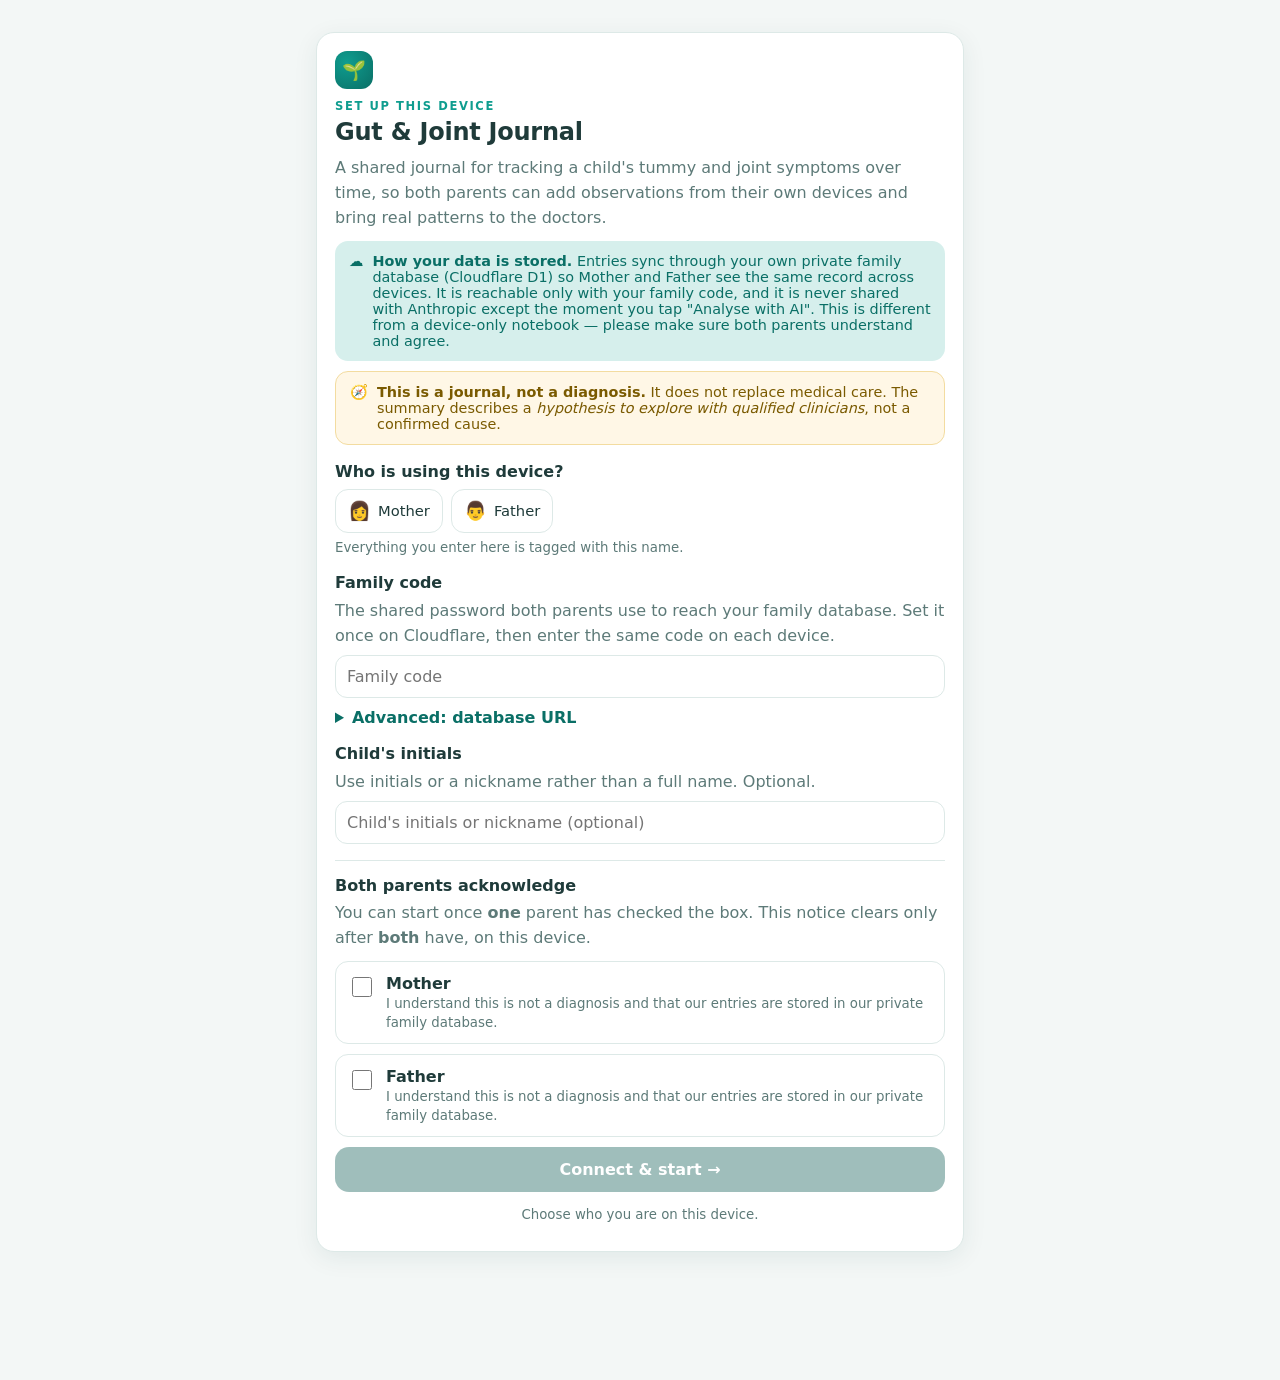
<file: index.html>
<!DOCTYPE html>
<html lang="en">
<head>
<meta charset="UTF-8">
<meta name="viewport" content="width=device-width, initial-scale=1.0, viewport-fit=cover">
<title>Gut &amp; Joint Journal</title>
<style>
/* ---- Palette: calm seafoam + warm coral, deliberately non-clinical ---- */
  :root{
    --bg:#f3f7f6; --ink:#1f3b3a; --muted:#5d7a78;
    --paper:#ffffff; --line:#dde9e7;
    --teal:#0f9d8f; --teal-soft:#d6efec; --teal-deep:#0a6f66;
    --coral:#f08a5d; --coral-soft:#fbe2d5;
    --sun:#f4c95d; --plum:#7a5c8e; --sky:#5aa9e6;
    --good:#2f9e6f; --warn:#e3a008; --bad:#d9534f;
    --radius:18px; --shadow:0 6px 24px rgba(15,61,58,.08);
    --font:"Segoe UI",system-ui,-apple-system,"Helvetica Neue",Arial,sans-serif;
  }
  *{box-sizing:border-box}
  html,body{margin:0;padding:0;background:var(--bg);color:var(--ink);font-family:var(--font);-webkit-text-size-adjust:100%}
  body{padding-bottom:96px}
  h1,h2,h3{margin:0 0 .4em;line-height:1.15}
  h1{font-size:1.5rem;letter-spacing:-.01em}
  h2{font-size:1.18rem}
  h3{font-size:1rem}
  p{line-height:1.55;margin:.4em 0}
  small{color:var(--muted)}
  a{color:var(--teal-deep)}
  .wrap{max-width:680px;margin:0 auto;padding:18px 16px}
  .card{background:var(--paper);border:1px solid var(--line);border-radius:var(--radius);padding:18px;margin:14px 0;box-shadow:var(--shadow)}
  .card.tight{padding:14px}
  .eyebrow{font-size:.72rem;text-transform:uppercase;letter-spacing:.14em;color:var(--teal);font-weight:700;margin-bottom:6px}
  .muted{color:var(--muted)}
  .pill{display:inline-block;background:var(--teal-soft);color:var(--teal-deep);border-radius:999px;padding:3px 11px;font-size:.78rem;font-weight:600}
  .row{display:flex;gap:10px;flex-wrap:wrap;align-items:center}
  .spread{display:flex;justify-content:space-between;align-items:center;gap:10px}
  hr{border:none;border-top:1px solid var(--line);margin:16px 0}

  /* header */
  header.app{position:sticky;top:0;z-index:30;background:linear-gradient(180deg,#ffffff,#ffffffee);backdrop-filter:blur(8px);border-bottom:1px solid var(--line)}
  header.app .wrap{padding:12px 16px;display:flex;align-items:center;gap:10px}
  .logo{width:38px;height:38px;border-radius:12px;background:radial-gradient(circle at 30% 30%,var(--teal),var(--teal-deep));display:grid;place-items:center;color:#fff;font-size:1.2rem;flex:0 0 auto}
  .title-block strong{display:block;font-size:1.02rem}
  .title-block small{font-size:.74rem}

  /* bottom nav */
  nav.tabs{position:fixed;bottom:0;left:0;right:0;z-index:40;background:#fff;border-top:1px solid var(--line);display:flex;padding:6px max(6px,env(safe-area-inset-left)) calc(6px + env(safe-area-inset-bottom))}
  nav.tabs button{flex:1;border:none;background:none;padding:8px 2px;font-family:var(--font);color:var(--muted);font-size:.66rem;display:flex;flex-direction:column;align-items:center;gap:3px;cursor:pointer;border-radius:12px}
  nav.tabs button .ic{font-size:1.25rem;line-height:1}
  nav.tabs button.active{color:var(--teal-deep);font-weight:700;background:var(--teal-soft)}

  /* buttons */
  .btn{display:inline-flex;align-items:center;gap:8px;justify-content:center;border:none;border-radius:14px;padding:13px 18px;font-family:var(--font);font-size:1rem;font-weight:700;cursor:pointer;background:var(--teal);color:#fff;transition:transform .05s ease,filter .15s}
  .btn:active{transform:translateY(1px)}
  .btn.block{width:100%}
  .btn.ghost{background:#fff;color:var(--teal-deep);border:1.5px solid var(--teal)}
  .btn.coral{background:var(--coral)}
  .btn.danger{background:var(--bad)}
  .btn.small{padding:8px 13px;font-size:.85rem;border-radius:11px}
  .btn:disabled{filter:grayscale(.6);opacity:.55;cursor:not-allowed}

  /* option chips */
  .opts{display:flex;flex-wrap:wrap;gap:8px;margin:8px 0 4px}
  .opt{border:1.5px solid var(--line);background:#fff;border-radius:13px;padding:10px 12px;font-size:.92rem;cursor:pointer;display:flex;align-items:center;gap:7px;font-family:var(--font);color:var(--ink);transition:all .12s;min-height:44px}
  .opt .em{font-size:1.15rem}
  .opt.sel{border-color:var(--teal);background:var(--teal-soft);color:var(--teal-deep);font-weight:700;box-shadow:0 0 0 2px var(--teal-soft)}
  .opt.kid{font-size:1rem;padding:12px 14px}
  .opt.kid .em{font-size:1.6rem}

  .field{margin:16px 0}
  .field .label{font-weight:700;font-size:.95rem;display:flex;align-items:center;gap:7px;flex-wrap:wrap}
  .field .scalename{font-size:.72rem;color:var(--muted);font-weight:600}
  .reflink{font-size:.72rem;color:var(--teal-deep);text-decoration:none;border-bottom:1px dotted var(--teal);padding-bottom:1px}

  /* slider */
  .slider-wrap{margin-top:10px}
  input[type=range]{width:100%;accent-color:var(--coral);height:34px}
  .pain-readout{display:flex;align-items:center;justify-content:center;gap:12px;margin:6px 0}
  .pain-face{font-size:2.6rem}
  .pain-num{font-size:2rem;font-weight:800}
  textarea,input[type=text],input[type=date],input[type=password]{width:100%;border:1.5px solid var(--line);border-radius:12px;padding:11px;font-family:var(--font);font-size:1rem;background:#fff;color:var(--ink)}
  textarea{min-height:90px;resize:vertical}

  label.check{display:flex;gap:11px;align-items:flex-start;padding:12px;border:1.5px solid var(--line);border-radius:13px;cursor:pointer;margin:10px 0}
  label.check input{margin-top:3px;width:20px;height:20px;accent-color:var(--teal);flex:0 0 auto}
  label.check.done{border-color:var(--good);background:#effaf3}

  .banner{border-radius:13px;padding:12px 14px;font-size:.9rem;margin:10px 0;display:flex;gap:9px;align-items:flex-start}
  .banner.info{background:var(--teal-soft);color:var(--teal-deep)}
  .banner.note{background:#fff7e6;color:#7a5a00;border:1px solid #f3dca0}
  .banner.lock{background:#f1f4f3;color:var(--muted);border:1px dashed var(--line)}

  .stat-grid{display:grid;grid-template-columns:1fr 1fr;gap:10px}
  .stat{background:#fff;border:1px solid var(--line);border-radius:14px;padding:12px}
  .stat .big{font-size:1.7rem;font-weight:800;line-height:1}
  .stat .lab{font-size:.74rem;color:var(--muted);margin-top:4px}

  .insight{border-left:4px solid var(--teal);background:#fff;border:1px solid var(--line);border-left-width:4px;border-radius:10px;padding:11px 13px;margin:9px 0;font-size:.9rem}
  .insight.warn{border-left-color:var(--warn)}
  .insight.bad{border-left-color:var(--bad)}
  .insight.good{border-left-color:var(--good)}

  .bar-row{display:flex;align-items:center;gap:8px;margin:5px 0;font-size:.8rem}
  .bar-row .lab{width:84px;flex:0 0 auto;color:var(--muted)}
  .bar-track{flex:1;background:#eef3f2;border-radius:8px;height:16px;overflow:hidden}
  .bar-fill{height:100%;background:var(--teal);border-radius:8px}

  .hide{display:none!important}
  .center{text-align:center}
  .saved-flash{position:fixed;left:50%;bottom:108px;transform:translateX(-50%);background:var(--ink);color:#fff;padding:11px 20px;border-radius:999px;font-weight:700;font-size:.9rem;opacity:0;transition:opacity .25s;z-index:60;pointer-events:none}
  .saved-flash.show{opacity:1}
  .seg{display:flex;border:1.5px solid var(--line);border-radius:12px;overflow:hidden}
  .seg button{flex:1;border:none;background:#fff;padding:9px;font-family:var(--font);font-weight:700;color:var(--muted);cursor:pointer;font-size:.85rem}
  .seg button.active{background:var(--teal);color:#fff}
  .kidwrap{background:linear-gradient(160deg,#fff,#fef6f1)}
  .footnote{font-size:.72rem;color:var(--muted);margin-top:18px;line-height:1.5}
  .entry-chip{display:inline-flex;gap:5px;align-items:center;background:#f1f4f3;border-radius:8px;padding:4px 9px;font-size:.78rem;margin:3px 4px 0 0}

/* ---- v2 additions: flow nav, completion, multiselect, time ---- */
.flowbar{display:flex;gap:10px;margin-top:16px}
.flowbar .btn{flex:1}
.timeseg{display:flex;border:1.5px solid var(--line);border-radius:12px;overflow:hidden;margin-top:4px}
.timeseg button{flex:1;border:none;background:#fff;padding:11px 6px;font-family:var(--font);font-weight:700;color:var(--muted);cursor:pointer;font-size:.9rem;display:flex;flex-direction:column;align-items:center;gap:2px}
.timeseg button .em{font-size:1.15rem}
.timeseg button.active{background:var(--teal);color:#fff}
.subfield{margin-top:10px;padding-left:4px;border-left:3px solid var(--teal-soft)}
.ro-note{background:#eef6f5;border:1px solid var(--line);border-radius:11px;padding:10px 12px;font-size:.88rem;color:var(--teal-deep)}
#doneScreen{position:fixed;inset:0;z-index:80;background:linear-gradient(160deg,#0f9d8f,#0a6f66);color:#fff;display:flex;flex-direction:column;align-items:center;justify-content:center;text-align:center;padding:30px}
#doneScreen.hide{display:none}
#doneScreen .checkring{width:120px;height:120px;border-radius:50%;background:rgba(255,255,255,.16);display:grid;place-items:center;font-size:4rem;margin-bottom:18px;animation:pop .4s ease}
@keyframes pop{0%{transform:scale(.5);opacity:0}70%{transform:scale(1.1)}100%{transform:scale(1);opacity:1}}
#doneScreen h1{color:#fff;font-size:1.8rem}
#doneScreen p{color:#eafaf7;max-width:320px}
#doneScreen .btn{background:#fff;color:var(--teal-deep);margin-top:18px}
.msrow{display:flex;flex-wrap:wrap;gap:8px;margin-top:6px}

</style>
</head>
<body>
<div id="gate" class="wrap">
  <div class="card">
    <div class="logo" style="margin-bottom:10px">🌱</div>
    <div class="eyebrow">Set up this device</div>
    <h1>Gut &amp; Joint Journal</h1>
    <p class="muted">A shared journal for tracking a child's tummy and joint symptoms over time, so both parents can add observations from their own devices and bring real patterns to the doctors.</p>

    <div class="banner info">
      <span>☁️</span>
      <div><strong>How your data is stored.</strong> Entries sync through your own private family database (Cloudflare D1) so Mother and Father see the same record across devices. It is reachable only with your family code, and it is never shared with Anthropic except the moment you tap "Analyse with AI". This is different from a device-only notebook — please make sure both parents understand and agree.</div>
    </div>

    <div class="banner note">
      <span>🧭</span>
      <div><strong>This is a journal, not a diagnosis.</strong> It does not replace medical care. The summary describes a <em>hypothesis to explore with qualified clinicians</em>, not a confirmed cause.</div>
    </div>

    <h3 style="margin-top:18px">Who is using this device?</h3>
    <div class="opts" id="whoami">
      <div class="opt" data-v="Mother"><span class="em">👩</span>Mother</div>
      <div class="opt" data-v="Father"><span class="em">👨</span>Father</div>
    </div>
    <small class="muted">Everything you enter here is tagged with this name.</small>

    <h3 style="margin-top:18px">Family code</h3>
    <p class="muted" style="margin-top:2px">The shared password both parents use to reach your family database. Set it once on Cloudflare, then enter the same code on each device.</p>
    <input type="password" id="familyToken" placeholder="Family code">

    <details style="margin-top:10px"><summary style="cursor:pointer;color:var(--teal-deep);font-weight:700">Advanced: database URL</summary>
      <p class="muted" style="margin:8px 0 4px"><small>Pre-filled from config.js. Only change it if you deployed your Worker somewhere else.</small></p>
      <input type="text" id="apiBase" placeholder="https://gjj-api.your-name.workers.dev">
    </details>

    <h3 style="margin-top:18px">Child's initials</h3>
    <p class="muted" style="margin-top:2px">Use initials or a nickname rather than a full name. Optional.</p>
    <input type="text" id="childCode" placeholder="Child's initials or nickname (optional)">

    <hr>
    <h3>Both parents acknowledge</h3>
    <p class="muted" style="margin-top:2px">You can start once <strong>one</strong> parent has checked the box. This notice clears only after <strong>both</strong> have, on this device.</p>

    <label class="check" id="p1lab">
      <input type="checkbox" id="parent1">
      <div><strong>Mother</strong><br><small>I understand this is not a diagnosis and that our entries are stored in our private family database.</small></div>
    </label>
    <label class="check" id="p2lab">
      <input type="checkbox" id="parent2">
      <div><strong>Father</strong><br><small>I understand this is not a diagnosis and that our entries are stored in our private family database.</small></div>
    </label>

    <button class="btn block" id="startBtn" disabled>Connect &amp; start →</button>
    <p class="center" style="margin-top:10px"><small id="gateHint">Choose who you are, enter the family code, and check at least one box.</small></p>
  </div>
</div>

<!-- ================= APP ================= -->
<div id="app" class="hide">
  <header class="app">
    <div class="wrap">
      <div class="logo">🌱</div>
      <div class="title-block">
        <strong>Gut &amp; Joint Journal</strong>
        <small id="hdrSub">—</small>
      </div>
      <span class="pill" id="userBadge" style="margin-left:auto">—</span>
    </div>
  </header>

  <div class="wrap">
    <!-- date + time -->
    <div class="card tight">
      <div class="spread">
        <div>
          <div class="eyebrow">Logging for</div>
          <input type="date" id="theDate" style="margin-top:4px">
        </div>
        <button class="btn ghost small" id="todayBtn">Today</button>
      </div>
      <div class="eyebrow" style="margin-top:12px">Time of day</div>
      <div class="timeseg" id="timeSeg">
        <button data-t="morning" class="active"><span class="em">🌅</span>Morning</button>
        <button data-t="afternoon"><span class="em">☀️</span>Afternoon</button>
        <button data-t="evening"><span class="em">🌙</span>Evening</button>
      </div>
    </div>

    <!-- ===== SUMMARY ===== -->
    <section id="page-summary">
      <div class="card">
        <div class="spread">
          <span class="pill" id="dayCount">Day 1</span>
          <small class="muted" id="startedOn">Started —</small>
        </div>
        <h1 style="margin-top:10px">What we're watching, and why</h1>
        <p>This child had necrotising enterocolitis as a newborn and, at three months, surgery that removed a large part of the bowel (short bowel syndrome), followed by treated neonatal sepsis. Since toddlerhood there has been recurring joint pain in the legs, knees and feet, plus ongoing trouble with stool consistency and control.</p>
        <h3 style="margin-top:16px">The pattern noticed</h3>
        <p>Joint-pain days seem to line up with harder tummy days, and both appear to worsen after high-sugar days. Acknowledging the pain (warmth, comfort) seems to ease it.</p>
        <div class="banner info"><span>🧪</span><div><strong>The hypothesis to test:</strong> that an imbalanced gut microbiome after surgery may drive low-grade inflammation showing up <em>both</em> as gut symptoms and joint pain. A reasonable idea to explore with doctors — not a settled fact.</div></div>
        <div class="banner note"><span>⚠️</span><div>Blood in stool, a hot/swollen joint, fever with joint pain, weight loss, or pain that won't settle → contact a doctor. Not "track and wait" signs.</div></div>
        <div class="flowbar">
          <button class="btn block" id="toChild">Start today's entry →</button>
        </div>
      </div>
    </section>

    <!-- ===== CHILD ===== -->
    <section id="page-child" class="hide">
      <div class="card kidwrap">
        <div class="eyebrow">Just for you 🌟 · <span id="kidSlot">morning</span></div>
        <h1>How are you feeling?</h1>
        <p class="muted">Answer what you want — you can skip any of it 🫶</p>

        <div class="field">
          <div class="label">😣 How much does your body hurt? <span class="scalename">· 0–10</span></div>
          <div class="pain-readout"><span class="pain-face" id="kidFace">😀</span><span class="pain-num" id="kidPainNum">0</span></div>
          <input type="range" min="0" max="10" value="0" id="kidPain">
          <div class="spread"><small>0 — none 😀</small><small>10 — really bad 😭</small></div>
        </div>

        <div class="field">
          <div class="label">📍 Where does it hurt? <small class="muted">(tap any)</small></div>
          <div class="opts" id="kidWhere">
            <div class="opt kid" data-v="knees"><span class="em">🦵</span>Knees</div>
            <div class="opt kid" data-v="feet"><span class="em">🦶</span>Feet</div>
            <div class="opt kid" data-v="legs"><span class="em">🦴</span>Legs</div>
            <div class="opt kid" data-v="tummy"><span class="em">🤰</span>Tummy</div>
            <div class="opt kid" data-v="nowhere"><span class="em">✨</span>Nowhere!</div>
          </div>
        </div>

        <div class="field">
          <div class="label">😊 How do you feel overall?</div>
          <div class="opts" id="kidMood">
            <div class="opt kid" data-v="great"><span class="em">🤩</span>Great</div>
            <div class="opt kid" data-v="prettygood"><span class="em">😄</span>Pretty good</div>
            <div class="opt kid" data-v="ok"><span class="em">🙂</span>Okay</div>
            <div class="opt kid" data-v="meh"><span class="em">😕</span>Meh</div>
            <div class="opt kid" data-v="bad"><span class="em">😢</span>Bad</div>
          </div>
        </div>

        <div class="field">
          <div class="label">💧 Did you drink enough water?</div>
          <div class="opts" id="kidDrink">
            <div class="opt kid" data-v="barely"><span class="em">🏜️</span>Barely any</div>
            <div class="opt kid" data-v="little"><span class="em">💧</span>A little</div>
            <div class="opt kid" data-v="some"><span class="em">🥤</span>Some</div>
            <div class="opt kid" data-v="lots"><span class="em">💦</span>Lots</div>
            <div class="opt kid" data-v="loads"><span class="em">🌊</span>Way too much</div>
          </div>
        </div>

        <div class="field">
          <div class="label">🍽️ Did you eat enough?</div>
          <div class="opts" id="kidEat">
            <div class="opt kid" data-v="barely"><span class="em">🥄</span>Barely anything</div>
            <div class="opt kid" data-v="little"><span class="em">🍪</span>A little</div>
            <div class="opt kid" data-v="normal"><span class="em">🍽️</span>Normal</div>
            <div class="opt kid" data-v="lots"><span class="em">😋</span>Lots</div>
            <div class="opt kid" data-v="loads"><span class="em">🍔</span>Way too much</div>
          </div>
        </div>

        <div class="field">
          <div class="label">🏃 Did you move around a lot?</div>
          <div class="opts" id="kidPlay">
            <div class="opt kid" data-v="rest"><span class="em">😴</span>Rested</div>
            <div class="opt kid" data-v="light"><span class="em">🚶</span>Light walk</div>
            <div class="opt kid" data-v="moderate"><span class="em">🤸</span>Moderate play</div>
            <div class="opt kid" data-v="lots"><span class="em">⚽</span>Running / sports</div>
            <div class="opt kid" data-v="intense"><span class="em">🥾</span>Hike / long walk</div>
          </div>
        </div>

        <small class="muted" id="kidAuthorNote">Recorded by —</small>
        <div class="flowbar">
          <button class="btn ghost" id="childBack">← Back</button>
          <button class="btn coral" id="toParent">Next: Parent →</button>
        </div>
      </div>
    </section>

    <!-- ===== PARENT ===== -->
    <section id="page-parent" class="hide">
      <div class="card">
        <div class="eyebrow">Parent observations · <span id="parSlot">morning</span></div>
        <h1>Today's record</h1>

        <div class="field">
          <div class="label">Joint pain <span class="scalename">· 0–10</span></div>
          <div class="pain-readout"><span class="pain-num" id="parPainNum">0</span></div>
          <input type="range" min="0" max="10" value="0" id="parPain">
        </div>

        <div class="field">
          <div class="label">Pain timing</div>
          <div class="opts" id="parPainTime">
            <div class="opt" data-v="none">None</div>
            <div class="opt" data-v="early">Early morning</div>
            <div class="opt" data-v="day">Daytime</div>
            <div class="opt" data-v="evening">Evening</div>
            <div class="opt" data-v="night">Night (woke up)</div>
          </div>
        </div>

        <hr>
        <div class="field">
          <div class="label">Stool form <span class="scalename">· Bristol</span>
            <a class="reflink" href="https://en.wikipedia.org/wiki/Bristol_stool_scale" target="_blank" rel="noopener">scale ↗</a></div>
          <div class="opts" id="parBristol">
            <div class="opt" data-v="0"><span class="em">🚫</span>0 · Nothing</div>
            <div class="opt" data-v="1"><span class="em">🟤</span>1 · Hard lumps</div>
            <div class="opt" data-v="2"><span class="em">🟫</span>2 · Lumpy</div>
            <div class="opt" data-v="3"><span class="em">🥖</span>3 · Cracked</div>
            <div class="opt" data-v="4"><span class="em">✅</span>4 · Smooth</div>
            <div class="opt" data-v="5"><span class="em">🟡</span>5 · Soft blobs</div>
            <div class="opt" data-v="6"><span class="em">💧</span>6 · Mushy</div>
            <div class="opt" data-v="7"><span class="em">🌊</span>7 · Watery</div>
          </div>
        </div>

        <div class="field">
          <div class="label">Stool colour</div>
          <div class="opts" id="parColor">
            <div class="opt" data-v="pale"><span class="em">⬜</span>Pale</div>
            <div class="opt" data-v="yellow"><span class="em">🟨</span>Yellow</div>
            <div class="opt" data-v="orange"><span class="em">🟧</span>Orange</div>
            <div class="opt" data-v="green"><span class="em">🟩</span>Green</div>
            <div class="opt" data-v="brown"><span class="em">🟫</span>Brown</div>
            <div class="opt" data-v="dark"><span class="em">⬛</span>Dark / black</div>
          </div>
          <small class="muted">Black or red → call the doctor.</small>
        </div>

        <div class="field">
          <div class="label">Smell intensity</div>
          <div class="opts" id="parSmell">
            <div class="opt" data-v="none">None</div>
            <div class="opt" data-v="mild">Mild</div>
            <div class="opt" data-v="moderate">Moderate</div>
            <div class="opt" data-v="strong">Strong</div>
            <div class="opt" data-v="verystrong">Very strong / unusual</div>
          </div>
        </div>

        <div class="field">
          <div class="label">Soiling / accidents</div>
          <div class="opts" id="parSoil">
            <div class="opt" data-v="none">None</div>
            <div class="opt" data-v="smudge">Light smudge</div>
            <div class="opt" data-v="noticeable">Noticeable</div>
            <div class="opt" data-v="moderate">Moderate</div>
            <div class="opt" data-v="heavy">Heavy</div>
          </div>
        </div>

        <div class="field" id="parUWWrap">
          <div class="label">🛏️ Underwear when he woke up <span class="scalename">· morning only</span></div>
          <small class="muted">The state first thing on waking — captures what happened overnight.</small>
          <div class="opts" id="parUW">
            <div class="opt" data-v="0"><span class="em">✨</span>Perfectly clean</div>
            <div class="opt" data-v="1"><span class="em">🟢</span>Very clean</div>
            <div class="opt" data-v="2"><span class="em">🙂</span>Mostly clean</div>
            <div class="opt" data-v="3"><span class="em">🟡</span>Lightly soiled</div>
            <div class="opt" data-v="4"><span class="em">🟠</span>Moderately soiled</div>
            <div class="opt" data-v="5"><span class="em">🔴</span>Very soiled</div>
            <div class="opt" data-v="6"><span class="em">⛔</span>Extremely soiled</div>
          </div>
        </div>

        <hr>
        <!-- physical activity: conditional on child -->
        <div class="field" id="parActivityWrap">
          <div class="label">Physical activity</div>
          <div id="parActivityFromChild" class="ro-note hide"></div>
          <div class="opts" id="parActivity">
            <div class="opt" data-v="rest">Rest</div>
            <div class="opt" data-v="light">Light</div>
            <div class="opt" data-v="moderate">Moderate</div>
            <div class="opt" data-v="heavy">Heavy</div>
            <div class="opt" data-v="intense">Very heavy / intense walk</div>
          </div>
        </div>

        <div class="field">
          <div class="label">Sugar / treats</div>
          <div class="opts" id="parSugar">
            <div class="opt" data-v="none"><span class="em">🚫</span>None</div>
            <div class="opt" data-v="alittle"><span class="em">🍬</span>A little</div>
            <div class="opt" data-v="some"><span class="em">🍪</span>Some</div>
            <div class="opt" data-v="quite"><span class="em">🧁</span>Quite a bit</div>
            <div class="opt" data-v="lots"><span class="em">🍭</span>A lot</div>
          </div>
        </div>

        <div class="field">
          <div class="label">Probiotics <small class="muted">(tap all that apply)</small></div>
          <div class="opts" id="parProbiotic">
            <div class="opt" data-v="regular"><span class="em">🍎</span>Yes — regular</div>
            <div class="opt" data-v="jelly"><span class="em">🧃</span>Yes — jelly / cocktail</div>
            <div class="opt" data-v="yogurt"><span class="em">🥛</span>Yes — yogurt</div>
            <div class="opt" data-v="no"><span class="em">❌</span>No</div>
          </div>
        </div>

        <div class="field">
          <div class="label">Antibiotics?</div>
          <div class="opts" id="parAntibiotic">
            <div class="opt" data-v="no"><span class="em">❌</span>No</div>
            <div class="opt" data-v="yes"><span class="em">💊</span>Yes</div>
          </div>
          <div class="subfield hide" id="parAntibioticDetail">
            <div class="label" style="font-size:.88rem">Which one?</div>
            <div class="opts" id="parAntibioticType">
              <div class="opt" data-v="amoxicillin">Amoxicillin</div>
              <div class="opt" data-v="augmentin">Augmentin</div>
              <div class="opt" data-v="azithromycin">Azithromycin</div>
              <div class="opt" data-v="cephalexin">Cephalexin</div>
              <div class="opt" data-v="cefdinir">Cefdinir</div>
              <div class="opt" data-v="metronidazole">Metronidazole</div>
              <div class="opt" data-v="other">Other…</div>
            </div>
            <input type="text" id="parAntibioticOther" class="hide" placeholder="Type the antibiotic name" style="margin-top:8px">
          </div>
        </div>

        <div class="field">
          <div class="label">Other supplements <small class="muted">(tap all that apply)</small></div>
          <div class="opts" id="parSupp">
            <div class="opt" data-v="magnesium">Magnesium</div>
            <div class="opt" data-v="iron">Iron</div>
            <div class="opt" data-v="fiber">Fiber</div>
            <div class="opt" data-v="calcium">Calcium</div>
            <div class="opt" data-v="vitd">Vitamin D</div>
            <div class="opt" data-v="zinc">Zinc</div>
            <div class="opt" data-v="omega3">Omega-3</div>
            <div class="opt" data-v="other">Other…</div>
          </div>
          <input type="text" id="parSuppOther" class="hide" placeholder="Type other supplement(s)" style="margin-top:8px">
        </div>

        <div class="field">
          <div class="label">Sleep last night</div>
          <div class="opts" id="parSleep">
            <div class="opt" data-v="good"><span class="em">😴</span>Good</div>
            <div class="opt" data-v="prettygood"><span class="em">🛌</span>Pretty good</div>
            <div class="opt" data-v="ok"><span class="em">😐</span>Okay</div>
            <div class="opt" data-v="poor"><span class="em">🥱</span>Poor</div>
            <div class="opt" data-v="verypoor"><span class="em">😣</span>Very poor</div>
          </div>
        </div>

        <div class="field">
          <div class="label">Notes</div>
          <textarea id="parNotes" placeholder="Food triggers, weather, mood…"></textarea>
        </div>

        <div id="otherParent"></div>
        <small class="muted" id="parAuthorNote">Saving as —</small>
        <div class="flowbar">
          <button class="btn ghost" id="parBack">← Back</button>
          <button class="btn" id="toLabs">Next: Labs</button>
        </div>
        <button class="btn coral block" id="doneToday" style="margin-top:10px">✓ Done for today</button>
      </div>
    </section>

    <!-- ===== LABS ===== -->
    <section id="page-labs" class="hide">
      <div class="card">
        <div class="eyebrow">Monthly results</div>
        <h1>Stool &amp; lab uploads</h1>
        <p class="muted">Ask for a <strong>gut microbiome analysis</strong> (metagenomic or 16S) plus <strong>faecal calprotectin</strong>. A routine culture won't show dysbiosis.</p>
        <div class="field"><div class="label">Result date</div><input type="date" id="labDate"></div>
        <div class="field"><div class="label">Calprotectin (µg/g)</div><input type="text" id="labCalpro" placeholder="e.g. 120"></div>
        <div class="field"><div class="label">Result summary</div><textarea id="labText" placeholder="Diversity, notable bacteria, doctor's comments…"></textarea></div>
        <button class="btn block" id="labSave">Save result</button>

        <div class="banner info" style="margin-top:16px"><span>🤖</span><div><strong>AI review:</strong> tap below to have Claude read this period's combined entries and summarise patterns.</div></div>
        <div class="seg" id="aiRangeSeg" style="margin:10px 0 8px">
          <button data-r="30" class="active">Month</button>
          <button data-r="90">Quarter</button>
          <button data-r="365">Year</button>
        </div>
        <button class="btn coral block" id="aiBtn">Analyse with AI 🤖</button>
        <div id="aiOut" style="margin-top:12px"></div>

        <h3 style="margin-top:18px">Saved results</h3>
        <div id="labList"><small class="muted">No results yet.</small></div>

        <div class="flowbar">
          <button class="btn ghost" id="labsBack">← Back</button>
          <button class="btn coral" id="labsDone">✓ Done for today</button>
        </div>
      </div>
    </section>

    <!-- ===== INSIGHTS ===== -->
    <section id="page-stats" class="hide">
      <div class="card">
        <div class="eyebrow">Patterns &amp; anomalies</div>
        <h1>Insights</h1>
        <div class="seg" id="rangeSeg" style="margin:8px 0 4px">
          <button data-r="30" class="active">Month</button>
          <button data-r="90">Quarter</button>
          <button data-r="365">Year</button>
        </div>
        <small class="muted" id="rangeNote">Last 30 days</small>

        <div class="stat-grid" style="margin-top:14px">
          <div class="stat"><div class="big" id="sDays">0</div><div class="lab">entries logged</div></div>
          <div class="stat"><div class="big" id="sAvgPain">–</div><div class="lab">avg joint pain</div></div>
          <div class="stat"><div class="big" id="sPainDays">0</div><div class="lab">pain entries (≥3)</div></div>
          <div class="stat"><div class="big" id="sHardGut">0</div><div class="lab">hard gut entries</div></div>
        </div>

        <h3 style="margin-top:18px">Pain by time of day</h3>
        <div id="timeBars"></div>

        <h3 style="margin-top:18px">Connections — what links to what</h3>
        <p class="muted" style="margin-top:0"><small>The engine checks every factor against the others (including overnight → morning, and day → next day) and surfaces the relationships that stand out. Links are clues, not proof of cause.</small></p>
        <div id="connections"><small class="muted">Log ~2 weeks for connections to appear.</small></div>

        <h3 style="margin-top:18px">What the data hints at</h3>
        <div id="insights"><small class="muted">Log a few entries to see patterns.</small></div>

        <h3 style="margin-top:18px">Pain by sugar level</h3>
        <div id="sugarBars"></div>

        <h3 style="margin-top:18px">Gut ↔ joint entries that line up</h3>
        <div id="overlapBox"><small class="muted">—</small></div>

        <h3 style="margin-top:18px">Anomaly entries</h3>
        <div id="anomalies"><small class="muted">—</small></div>
      </div>
    </section>

    <!-- ===== SETTINGS ===== -->
    <section id="page-settings" class="hide">
      <div class="card">
        <div class="eyebrow">Settings</div>
        <h1>Settings &amp; data</h1>
        <h3 style="margin-top:14px">Child's theme song 🎵</h3>
        <input type="text" id="spotifyUrl" placeholder="https://open.spotify.com/track/...">
        <button class="btn ghost small" id="spotifySave" style="margin-top:8px">Save song</button>
        <hr>
        <h3>This device</h3>
        <p class="muted" style="margin-top:2px">You are <strong id="meName">—</strong>.</p>
        <div class="opts" id="switchWho">
          <div class="opt" data-v="Mother"><span class="em">👩</span>Mother</div>
          <div class="opt" data-v="Father"><span class="em">👨</span>Father</div>
        </div>
        <button class="btn ghost small" id="switchSave" style="margin-top:6px">Save</button>
        <hr>
        <h3>My entries</h3>
        <p class="muted" style="margin-top:2px">Tap <strong>Open</strong> to edit, or <strong>Delete</strong> to remove. You can only change entries you logged yourself.</p>
        <div id="myEntries"><small class="muted">No entries yet.</small></div>
        <hr>
        <h3>Export data</h3>
        <button class="btn ghost" id="exportBtn">Export all data</button>
        <hr>
        <h3 style="color:var(--bad)">Complete reset</h3>
        <p class="muted" style="margin-top:2px">Erases the whole family database. Enter the code to confirm.</p>
        <input type="password" id="resetCode" placeholder="Reset code" style="margin-bottom:10px">
        <button class="btn danger block" id="resetBtn">Erase everything</button>
      </div>
    </section>
  </div>

  <nav class="tabs">
    <button data-p="summary" class="active"><span class="ic">📋</span>Summary</button>
    <button data-p="child"><span class="ic">🧒</span>Child</button>
    <button data-p="parent"><span class="ic">👪</span>Parent</button>
    <button data-p="labs"><span class="ic">🧪</span>Labs</button>
    <button data-p="stats"><span class="ic">📊</span>Insights</button>
    <button data-p="settings"><span class="ic">⚙️</span>More</button>
  </nav>
</div>

<!-- completion overlay -->
<div id="doneScreen" class="hide">
  <div class="checkring">✓</div>
  <h1>All done! 🎉</h1>
  <p id="doneMsg">Today's entry is saved and synced. Nice work keeping the journal going.</p>
  <button class="btn" id="doneClose">Close</button>
</div>
<div class="saved-flash" id="flash">Saved ✓</div>
<script>window.GJJ_CONFIG = { apiBase: "" };</script>
<script>
"use strict";
/* Gut & Joint Journal v2 — time-slot entries (morning/afternoon/evening),
   guided flow, two-parent attribution, cloud sync via the family Worker. */

const RESET_CODE = "2707";
const DEVKEY = "gjj_device_v1";
const $  = s => document.querySelector(s);
const $$ = s => Array.from(document.querySelectorAll(s));
const todayStr = () => new Date().toISOString().slice(0,10);
const SLOTS = ["morning","afternoon","evening"];

/* ---------- device config ---------- */
function loadDev(){ try{ return JSON.parse(localStorage.getItem(DEVKEY)) || {}; }catch(e){ return {}; } }
function saveDev(){ localStorage.setItem(DEVKEY, JSON.stringify(DEV)); }
let DEV = loadDev();
function apiBase(){ const b = DEV.apiBase || (window.GJJ_CONFIG && window.GJJ_CONFIG.apiBase) || ""; return b.replace(/\/+$/,""); }

async function api(path, opts){
  opts = opts || {};
  const base = apiBase(); if(!base) throw new Error("No database URL set");
  const r = await fetch(base + path, {
    method: opts.method || "GET",
    headers: Object.assign({ "Content-Type":"application/json", "X-Family-Token": DEV.familyToken || "" }, opts.headers||{}),
    body: opts.body ? JSON.stringify(opts.body) : undefined
  });
  if(r.status === 401) throw new Error("Family code rejected");
  return r;
}

/* ---------- in-memory mirror ----------
   DB.entries[date][slot] = { child:{}, parentByAuthor:{Mother,Father}, parent:{merged} } */
let DB = { startDate:null, childCode:"", spotify:"", labs:[], entries:{} };

function blankSlot(){ return { child:null, parentByAuthor:{}, parent:null }; }
function mergeParent(byAuthor){
  const arr = Object.entries(byAuthor||{}).map(([a,v])=>Object.assign({_author:a}, v));
  if(!arr.length) return null;
  const latest = arr.slice().sort((a,b)=>(a._at||"").localeCompare(b._at||"")).pop();
  const m = Object.assign({}, latest);
  m.pain = Math.max.apply(null, arr.map(x=>+x.pain||0));
  return m;
}
function slotOf(date,slot,create){
  if(!DB.entries[date]) { if(!create) return null; DB.entries[date] = {}; }
  if(!DB.entries[date][slot]) { if(!create) return null; DB.entries[date][slot] = blankSlot(); }
  return DB.entries[date][slot];
}

async function pull(){
  const r = await api("/data"); if(!r.ok) throw new Error("Could not load data ("+r.status+")");
  const j = await r.json();
  DB.startDate = j.meta.startDate; DB.childCode = j.meta.childCode||""; DB.spotify = j.meta.spotify||"";
  DB.labs = j.labs || []; DB.entries = {};
  (j.entries||[]).forEach(row=>{
    const time = row.time || "morning";
    const s = slotOf(row.date, time, true);
    const p = row.payload || {}; p._at = row.updated_at;
    if(row.section === "child"){ p._by = row.author; s.child = p; }
    else { s.parentByAuthor[row.author] = p; }
  });
  Object.values(DB.entries).forEach(day => Object.values(day).forEach(s => s.parent = mergeParent(s.parentByAuthor)));
}

function flash(msg){ const f=$("#flash"); f.textContent=msg||"Saved ✓"; f.classList.add("show"); setTimeout(()=>f.classList.remove("show"),1200); }

/* ---------- option-group helpers ---------- */
function setupGroup(sel, multi, onChange){
  $$(sel+" .opt").forEach(opt=>opt.addEventListener("click",()=>{
    if(multi){ opt.classList.toggle("sel"); }
    else { $$(sel+" .opt").forEach(o=>o.classList.remove("sel")); opt.classList.add("sel"); }
    if(sel==="#whoami") refreshGate();
    if(onChange) onChange(opt);
  }));
}
function getSingle(sel){ const el=$(sel+" .sel"); return el?el.dataset.v:null; }
function getMulti(sel){ return $$(sel+" .sel").map(e=>e.dataset.v); }
function setSingle(sel,val){ $$(sel+" .opt").forEach(o=>o.classList.toggle("sel",o.dataset.v===val)); }
function setMulti(sel,vals){ const a=vals||[]; $$(sel+" .opt").forEach(o=>o.classList.toggle("sel",a.includes(o.dataset.v))); }

/* ---------- gate ---------- */
setupGroup("#whoami", false);
function refreshGate(){
  const me=getSingle("#whoami"), tok=$("#familyToken").value.trim();
  const p1=$("#parent1").checked, p2=$("#parent2").checked;
  $("#p1lab").classList.toggle("done",p1); $("#p2lab").classList.toggle("done",p2);
  $("#startBtn").disabled = !(me && tok && (p1||p2));
  $("#gateHint").textContent = !me ? "Choose who you are on this device."
    : !tok ? "Enter your family code." : !(p1||p2) ? "At least one parent must check the box."
    : (p1&&p2) ? "All set — connect to start." : "Ready. Second box keeps this notice until both checked.";
}
["#familyToken","#apiBase","#childCode"].forEach(s=>{ const el=$(s); if(el) el.addEventListener("input",refreshGate); });
$("#parent1").addEventListener("change",refreshGate);
$("#parent2").addEventListener("change",refreshGate);
$("#startBtn").addEventListener("click",async()=>{
  DEV.me=getSingle("#whoami"); DEV.familyToken=$("#familyToken").value.trim();
  const ab=$("#apiBase").value.trim(); if(ab) DEV.apiBase=ab;
  DEV.consent={ p1:$("#parent1").checked, p2:$("#parent2").checked, when:new Date().toISOString() };
  saveDev(); $("#gateHint").textContent="Connecting…";
  try{ await api("/meta",{method:"PUT",body:{ensureStart:true,childCode:$("#childCode").value.trim()}}); await enterApp(); }
  catch(e){ $("#gateHint").textContent="Couldn't connect: "+e.message+". Check the family code and database URL."; }
});

/* ---------- current date/time ---------- */
let curTime = "morning";
function setTime(t){ curTime=t; $$("#timeSeg button").forEach(b=>b.classList.toggle("active",b.dataset.t===t));
  $("#kidSlot").textContent=t; $("#parSlot").textContent=t; loadSlot(); }
$$("#timeSeg button").forEach(b=>b.addEventListener("click",()=>setTime(b.dataset.t)));
$("#theDate").addEventListener("change",loadSlot);
$("#todayBtn").addEventListener("click",()=>{ $("#theDate").value=todayStr(); loadSlot(); });
function defaultSlotForNow(){ const h=new Date().getHours(); return h<12?"morning":h<17?"afternoon":"evening"; }

/* ---------- enter app ---------- */
async function enterApp(){
  await pull();
  $("#gate").classList.add("hide"); $("#app").classList.remove("hide");
  $("#theDate").value=todayStr(); $("#labDate").value=todayStr();
  $("#spotifyUrl").value=DB.spotify||""; setSingle("#switchWho",DEV.me);
  setTime(defaultSlotForNow());
  paintIdentity(); updateHeader(); renderLabs(); renderStats(30); renderMyEntries();
}
function paintIdentity(){
  $("#userBadge").textContent=DEV.me||"—";
  if($("#meName")) $("#meName").textContent=DEV.me||"—";
  $("#parAuthorNote").textContent="Saving as "+(DEV.me||"—");
  $("#kidAuthorNote").textContent="Recorded by "+(DEV.me||"—");
}
function updateHeader(){
  $("#hdrSub").textContent=DB.childCode?("For "+DB.childCode):"Family journal";
  if(DB.startDate){ const s=new Date(DB.startDate);
    const days=Math.floor((new Date(todayStr())-s)/86400000)+1;
    $("#dayCount").textContent="Day "+Math.max(1,days);
    $("#startedOn").textContent="Started "+s.toLocaleDateString(); }
}

/* ---------- tab + flow nav ---------- */
const pages=["summary","child","parent","labs","stats","settings"];
function gotoPage(p){
  $$("nav.tabs button").forEach(x=>x.classList.toggle("active",x.dataset.p===p));
  pages.forEach(pg=>$("#page-"+pg).classList.toggle("hide",pg!==p));
  if(p==="stats") renderStats(currentRange);
  window.scrollTo(0,0);
}
$$("nav.tabs button").forEach(b=>b.addEventListener("click",()=>gotoPage(b.dataset.p)));
$("#toChild").addEventListener("click",()=>gotoPage("child"));
$("#childBack").addEventListener("click",()=>gotoPage("summary"));
$("#parBack").addEventListener("click",()=>gotoPage("child"));
$("#labsBack").addEventListener("click",()=>gotoPage("parent"));
$("#doneClose").addEventListener("click",()=>{ $("#doneScreen").classList.add("hide"); gotoPage("summary"); });
function showDone(){
  $("#doneMsg").textContent="Saved for "+($("#theDate").value)+" · "+curTime+". Synced for both parents. 🌱";
  $("#doneScreen").classList.remove("hide");
}

/* ---------- groups ---------- */
setupGroup("#kidWhere", true);
["#kidMood","#kidDrink","#kidEat","#kidPlay","#parPainTime","#parBristol","#parColor","#parSmell","#parSoil","#parUW","#parActivity","#parSugar","#parSleep","#switchWho"].forEach(s=>setupGroup(s,false));
setupGroup("#parProbiotic", true, (opt)=>{
  if(opt.dataset.v==="no" && opt.classList.contains("sel")) $$("#parProbiotic .opt").forEach(o=>{ if(o.dataset.v!=="no") o.classList.remove("sel"); });
  else if(opt.dataset.v!=="no" && opt.classList.contains("sel")){ const no=$('#parProbiotic .opt[data-v="no"]'); if(no) no.classList.remove("sel"); }
});
setupGroup("#parAntibiotic", false, ()=>{ $("#parAntibioticDetail").classList.toggle("hide", getSingle("#parAntibiotic")!=="yes"); });
setupGroup("#parAntibioticType", false, ()=>{ $("#parAntibioticOther").classList.toggle("hide", getSingle("#parAntibioticType")!=="other"); });
setupGroup("#parSupp", true, ()=>{ $("#parSuppOther").classList.toggle("hide", !getMulti("#parSupp").includes("other")); });

const faces=["😀","🙂","🙂","😐","😟","😣","😖","😫","😩","😢","😭"];
$("#kidPain").addEventListener("input",e=>{ const v=+e.target.value; $("#kidPainNum").textContent=v; $("#kidFace").textContent=faces[v]; });
$("#parPain").addEventListener("input",e=>{ $("#parPainNum").textContent=+e.target.value; });

const PLAY_LABEL={rest:"Rested",light:"Light walk",moderate:"Moderate play",lots:"Running / sports",intense:"Hike / long walk"};

/* ---------- load current slot into forms ---------- */
function loadSlot(){
  const date=$("#theDate").value;
  const s = slotOf(date,curTime,false) || blankSlot();
  const c = s.child||{}, mine = s.parentByAuthor[DEV.me]||{};
  $("#kidSlot").textContent=curTime; $("#parSlot").textContent=curTime;
  $("#kidPain").value=c.pain||0; $("#kidPainNum").textContent=c.pain||0; $("#kidFace").textContent=faces[c.pain||0];
  setMulti("#kidWhere",c.where); setSingle("#kidMood",c.mood); setSingle("#kidDrink",c.drink);
  setSingle("#kidEat",c.eat); setSingle("#kidPlay",c.play);
  $("#parPain").value=mine.pain||0; $("#parPainNum").textContent=mine.pain||0;
  setSingle("#parPainTime",mine.painTime); setSingle("#parBristol",mine.bristol);
  setSingle("#parColor",mine.color); setSingle("#parSmell",mine.smell); setSingle("#parSoil",mine.soil);
  setSingle("#parSugar",mine.sugar); setSingle("#parSleep",mine.sleep);
  setSingle("#parUW",mine.morningUnderwear);
  $("#parUWWrap").classList.toggle("hide", curTime!=="morning");
  setMulti("#parProbiotic",mine.probiotic);
  setSingle("#parAntibiotic",mine.antibiotic); $("#parAntibioticDetail").classList.toggle("hide",mine.antibiotic!=="yes");
  setSingle("#parAntibioticType",mine.antibioticType); $("#parAntibioticOther").classList.toggle("hide",mine.antibioticType!=="other");
  $("#parAntibioticOther").value=mine.antibioticOther||"";
  setMulti("#parSupp",mine.supp); $("#parSuppOther").classList.toggle("hide",!(mine.supp||[]).includes("other"));
  $("#parSuppOther").value=mine.suppOther||"";
  $("#parNotes").value=mine.notes||"";
  if(c.play){
    $("#parActivityFromChild").classList.remove("hide");
    $("#parActivityFromChild").textContent="Child already logged activity: "+(PLAY_LABEL[c.play]||c.play);
    $("#parActivity").classList.add("hide");
  } else {
    $("#parActivityFromChild").classList.add("hide");
    $("#parActivity").classList.remove("hide");
    setSingle("#parActivity",mine.activity);
  }
  renderOtherParent(s);
  renderSpotify();
}

function renderOtherParent(s){
  const box=$("#otherParent"); const other=DEV.me==="Mother"?"Father":"Mother";
  const o=s.parentByAuthor[other];
  if(!o){ box.innerHTML='<small class="muted">No '+curTime+' entry from '+other+' yet.</small>'; return; }
  const chips=[];
  if(o.pain!=null) chips.push("Pain "+o.pain);
  if(o.bristol!=null) chips.push("Bristol "+o.bristol);
  if(o.sugar) chips.push("Sugar: "+o.sugar);
  if((o.probiotic||[]).length) chips.push("Probiotic: "+o.probiotic.join("/"));
  box.innerHTML='<div class="insight"><strong>'+other+"'s "+curTime+" entry</strong> "
    + chips.map(c=>'<span class="entry-chip">'+c+'</span>').join("")
    + (o.notes?'<div style="margin-top:6px;font-size:.85rem">"'+o.notes.replace(/</g,"&lt;")+'"</div>':'')+'</div>';
}

/* ---------- save ---------- */
async function putEntry(section, payload){
  const date=$("#theDate").value;
  const existing = slotOf(date,curTime,false);
  const mineExists = existing && (section==="child" ? existing.child : existing.parentByAuthor[DEV.me]);
  if(mineExists && !confirm(curTime[0].toUpperCase()+curTime.slice(1)+" "+section+" entry already exists for this day. Overwrite it?")) return false;
  const r=await api("/entry",{method:"PUT",body:{date,time:curTime,section,author:DEV.me,payload}});
  if(!r.ok) throw new Error("save failed ("+r.status+")");
  const s=slotOf(date,curTime,true); payload._at=new Date().toISOString();
  if(section==="child"){ payload._by=DEV.me; s.child=payload; } else { s.parentByAuthor[DEV.me]=payload; }
  s.parent=mergeParent(s.parentByAuthor);
  return true;
}

async function saveChild(silent){
  const ok=await putEntry("child",{ pain:+$("#kidPain").value, where:getMulti("#kidWhere"),
    mood:getSingle("#kidMood"), drink:getSingle("#kidDrink"), eat:getSingle("#kidEat"), play:getSingle("#kidPlay") });
  if(ok){ if(!silent) flash("Saved! 🎉"); updateHeader(); loadSlot(); renderMyEntries(); }
  return ok;
}
$("#toParent").addEventListener("click",async()=>{
  try{
    const any = +$("#kidPain").value>0 || getMulti("#kidWhere").length || getSingle("#kidMood") || getSingle("#kidDrink") || getSingle("#kidEat") || getSingle("#kidPlay");
    if(any) await saveChild(true);
  }catch(e){ flash("⚠ "+e.message); }
  gotoPage("parent");
});

async function saveParent(){
  const ok=await putEntry("parent",{
    pain:+$("#parPain").value, painTime:getSingle("#parPainTime"),
    bristol:getSingle("#parBristol"), color:getSingle("#parColor"), smell:getSingle("#parSmell"),
    soil:getSingle("#parSoil"), activity:$("#parActivity").classList.contains("hide")?null:getSingle("#parActivity"),
    morningUnderwear: curTime==="morning" ? getSingle("#parUW") : null,
    sugar:getSingle("#parSugar"), probiotic:getMulti("#parProbiotic"),
    antibiotic:getSingle("#parAntibiotic"), antibioticType:getSingle("#parAntibioticType"), antibioticOther:$("#parAntibioticOther").value.trim(),
    supp:getMulti("#parSupp"), suppOther:$("#parSuppOther").value.trim(),
    sleep:getSingle("#parSleep"), notes:$("#parNotes").value.trim() });
  if(ok){ flash("Saved as "+DEV.me+" ✓"); updateHeader(); renderMyEntries(); }
  return ok;
}
$("#doneToday").addEventListener("click",async()=>{ try{ if(await saveParent()!==false) showDone(); }catch(e){ flash("⚠ "+e.message); } });
$("#toLabs").addEventListener("click",async()=>{ try{ await saveParent(); }catch(e){ flash("⚠ "+e.message); } gotoPage("labs"); });
$("#labsDone").addEventListener("click",showDone);

/* ---------- labs ---------- */
$("#labSave").addEventListener("click",async()=>{
  const t=$("#labText").value.trim(), c=$("#labCalpro").value.trim();
  if(!t && !c){ flash("Add a result first"); return; }
  try{ const r=await api("/lab",{method:"POST",body:{date:$("#labDate").value,calpro:c,text:t,author:DEV.me}});
    const lab=await r.json(); DB.labs.unshift(lab); DB.labs.sort((a,b)=>(b.date||"").localeCompare(a.date||""));
    $("#labText").value=""; $("#labCalpro").value=""; renderLabs(); flash("Result saved ✓");
  }catch(e){ flash("⚠ "+e.message); }
});
function renderLabs(){
  const box=$("#labList");
  if(!DB.labs.length){ box.innerHTML='<small class="muted">No results yet.</small>'; return; }
  box.innerHTML=DB.labs.map(l=>`<div class="card tight" style="margin:8px 0">
    <div class="spread"><strong>${l.date||"—"}</strong><button class="btn ghost small" data-del="${l.id}">Delete</button></div>
    <small class="muted">Added by ${l.author||"—"}</small>
    ${l.calpro?`<div class="entry-chip" style="margin-top:6px">Calprotectin: ${l.calpro} µg/g</div>`:""}
    ${l.text?`<p style="margin:.5em 0 0;font-size:.9rem">${(l.text||"").replace(/</g,"&lt;")}</p>`:""}</div>`).join("");
  $$("#labList [data-del]").forEach(b=>b.addEventListener("click",async()=>{
    try{ await api("/lab?id="+encodeURIComponent(b.dataset.del),{method:"DELETE"});
      DB.labs=DB.labs.filter(x=>x.id!=b.dataset.del); renderLabs(); }catch(e){ flash("⚠ "+e.message); }
  }));
}

/* ---------- spotify / switch / export / reset ---------- */
$("#spotifySave").addEventListener("click",async()=>{ DB.spotify=$("#spotifyUrl").value.trim();
  try{ await api("/meta",{method:"PUT",body:{spotify:DB.spotify}}); renderSpotify(); flash("Song saved 🎵"); }catch(e){ flash("⚠ "+e.message); } });
function renderSpotify(){
  let host=$("#kidSpotify"); if(!DB.spotify){ if(host) host.remove(); return; }
  const m=DB.spotify.match(/track\/([A-Za-z0-9]+)/); if(!m) return;
  if(!host){ host=document.createElement("div"); host.id="kidSpotify"; host.style.margin="8px 0 4px";
    const a=$("#page-child .kidwrap .eyebrow"); if(a) a.after(host); }
  host.innerHTML=`<iframe style="border-radius:12px" src="https://open.spotify.com/embed/track/${m[1]}" width="100%" height="80" frameborder="0" allow="encrypted-media"></iframe>`;
}
$("#switchSave").addEventListener("click",()=>{ const v=getSingle("#switchWho"); if(!v){ flash("Pick one"); return; }
  DEV.me=v; saveDev(); paintIdentity(); loadSlot(); renderMyEntries(); flash("Now: "+v); });
$("#exportBtn").addEventListener("click",()=>{ const blob=new Blob([JSON.stringify(DB,null,2)],{type:"application/json"});
  const a=document.createElement("a"); a.href=URL.createObjectURL(blob); a.download="gut-joint-journal-"+todayStr()+".json"; a.click(); });
$("#resetBtn").addEventListener("click",async()=>{ if($("#resetCode").value!==RESET_CODE){ flash("Wrong code"); return; }
  if(!confirm("Erase the ENTIRE family database for everyone, and sign this device out?")) return;
  try{ await api("/reset",{method:"POST",body:{code:RESET_CODE}}); }catch(e){}
  localStorage.removeItem(DEVKEY); location.reload(); });

/* ---------- my entries: list / open / delete (own only) ---------- */
function listMine(){
  const out=[];
  Object.keys(DB.entries).sort().reverse().forEach(date=>{
    SLOTS.forEach(t=>{ const s=DB.entries[date][t]; if(!s) return;
      if(s.child && s.child._by===DEV.me) out.push({date,time:t,section:"child"});
      if(s.parentByAuthor[DEV.me]) out.push({date,time:t,section:"parent"});
    });
  });
  return out;
}
function renderMyEntries(){
  const box=$("#myEntries"); if(!box) return;
  const mine=listMine();
  if(!mine.length){ box.innerHTML='<small class="muted">No entries logged by '+(DEV.me||"you")+' yet.</small>'; return; }
  box.innerHTML=mine.slice(0,60).map(e=>`<div class="card tight" style="margin:8px 0">
    <div class="spread">
      <div><strong>${e.date}</strong> · ${e.time} · ${e.section==="child"?"🧒 Child":"👪 Parent"}</div>
    </div>
    <div class="row" style="margin-top:8px">
      <button class="btn ghost small" data-open='${e.date}|${e.time}|${e.section}'>Open</button>
      <button class="btn danger small" data-del='${e.date}|${e.time}|${e.section}'>Delete</button>
    </div></div>`).join("");
  $$("#myEntries [data-open]").forEach(b=>b.addEventListener("click",()=>{
    const [d,t,sec]=b.dataset.open.split("|");
    $("#theDate").value=d; setTime(t); gotoPage(sec==="child"?"child":"parent");
  }));
  $$("#myEntries [data-del]").forEach(b=>b.addEventListener("click",async()=>{
    const [d,t,sec]=b.dataset.del.split("|");
    if(!confirm("Delete your "+t+" "+sec+" entry for "+d+"? This can't be undone.")) return;
    try{
      await api("/entry?date="+encodeURIComponent(d)+"&time="+encodeURIComponent(t)+"&section="+sec+"&author="+encodeURIComponent(DEV.me),{method:"DELETE"});
      const s=slotOf(d,t,false);
      if(s){ if(sec==="child") s.child=null; else delete s.parentByAuthor[DEV.me]; s.parent=mergeParent(s.parentByAuthor); }
      renderMyEntries(); renderStats(currentRange); if($("#theDate").value===d) loadSlot();
      flash("Deleted ✓");
    }catch(e){ flash("⚠ "+e.message); }
  }));
}

/* ---------- AI ---------- */
let aiRange=30;
$$("#aiRangeSeg button").forEach(b=>b.addEventListener("click",()=>{ $$("#aiRangeSeg button").forEach(x=>x.classList.remove("active")); b.classList.add("active"); aiRange=+b.dataset.r; }));
$("#aiBtn").addEventListener("click",async()=>{
  const out=$("#aiOut"); const rows=entriesInRange(aiRange);
  if(rows.length<3){ out.innerHTML='<div class="banner note"><span>📉</span><div>Only '+rows.length+' entr(y/ies) in range — log a few more.</div></div>'; return; }
  const payload=JSON.stringify({ childCode:DB.childCode||"child", startDate:DB.startDate, rangeDays:aiRange, entries:rows, labs:DB.labs });
  const btn=$("#aiBtn"), orig=btn.textContent; btn.disabled=true; btn.textContent="Analysing…";
  out.innerHTML='<div class="insight">Sending to Claude…</div>';
  try{ const r=await api("/ai",{method:"POST",body:{data:payload}}); const j=await r.json();
    if(!r.ok||j.error){ out.innerHTML='<div class="banner note"><span>⚠️</span><div>Error: '+((j&&(j.detail||j.error))||r.status)+'</div></div>'; }
    else { const txt=(j.analysis||"").replace(/&/g,"&amp;").replace(/</g,"&lt;").replace(/\n/g,"<br>");
      out.innerHTML='<div class="card tight"><div class="eyebrow">AI review · last '+aiRange+' days</div><p style="font-size:.92rem;line-height:1.6">'+txt+'</p><small class="muted">Not medical advice — discuss with your doctor.</small></div>'; }
  }catch(e){ out.innerHTML='<div class="banner note"><span>📡</span><div>Could not reach the database ('+e.message+').</div></div>'; }
  finally{ btn.disabled=false; btn.textContent=orig; }
});

/* ---------- stats ---------- */
let currentRange=30;
$$("#rangeSeg button").forEach(b=>b.addEventListener("click",()=>{ $$("#rangeSeg button").forEach(x=>x.classList.remove("active")); b.classList.add("active"); currentRange=+b.dataset.r; renderStats(currentRange); }));
const num=v=>(v===null||v===undefined||v==="")?null:+v;
function entriesInRange(days){
  const cut=new Date(); cut.setDate(cut.getDate()-days); const rows=[];
  Object.entries(DB.entries).forEach(([date,day])=>{ if(new Date(date)<cut) return;
    SLOTS.forEach(t=>{ const s=day[t]; if(s) rows.push(Object.assign({date,time:t}, s)); }); });
  return rows.sort((a,b)=>a.date.localeCompare(b.date) || SLOTS.indexOf(a.time)-SLOTS.indexOf(b.time));
}
const painOf = r => { const p=r.parent&&num(r.parent.pain); if(p!=null) return p; const c=r.child&&num(r.child.pain); return c; };
const actOf  = r => (r.parent&&r.parent.activity) || (r.child&&r.child.play) || null;
function bar(label,val,max){ return `<div class="bar-row"><span class="lab">${label}</span><div class="bar-track"><div class="bar-fill" style="width:${Math.max(0,val/max*100)}%"></div></div><span>${val.toFixed(1)}</span></div>`; }

function renderStats(days){
  $("#rangeNote").textContent="Last "+days+" days";
  const rows=entriesInRange(days);
  const withPain=rows.filter(r=>painOf(r)!=null);
  const pains=withPain.map(painOf);
  const avg=pains.length?pains.reduce((a,b)=>a+b,0)/pains.length:null;
  $("#sDays").textContent=rows.length;
  $("#sAvgPain").textContent=avg===null?"–":avg.toFixed(1);
  $("#sPainDays").textContent=pains.filter(p=>p>=3).length;
  $("#sHardGut").textContent=rows.filter(r=>{const b=r.parent&&r.parent.bristol;return b==="0"||b==="6"||b==="7";}).length;

  const byTime={morning:[],afternoon:[],evening:[]};
  withPain.forEach(r=>byTime[r.time]&&byTime[r.time].push(painOf(r)));
  const tl={morning:"🌅 Morning",afternoon:"☀️ Afternoon",evening:"🌙 Evening"};
  const anyT=SLOTS.some(t=>byTime[t].length);
  $("#timeBars").innerHTML=!anyT?'<small class="muted">Not enough data yet.</small>':
    SLOTS.map(t=>{ if(!byTime[t].length) return ""; const m=byTime[t].reduce((a,b)=>a+b,0)/byTime[t].length; return bar(tl[t],m,10); }).join("");

  const buckets={none:[],alittle:[],some:[],quite:[],lots:[]};
  rows.forEach(r=>{ const s=r.parent&&r.parent.sugar, p=painOf(r); if(s&&p!=null&&buckets[s])buckets[s].push(p); });
  const sl={none:"No sugar",alittle:"A little",some:"Some",quite:"Quite a bit",lots:"A lot"};
  const anyS=Object.values(buckets).some(a=>a.length);
  $("#sugarBars").innerHTML=!anyS?'<small class="muted">Not enough data yet.</small>':
    Object.keys(buckets).map(k=>{ if(!buckets[k].length)return""; const m=buckets[k].reduce((a,b)=>a+b,0)/buckets[k].length; return bar(sl[k],m,10); }).join("");

  const overlap=rows.filter(r=>{ const p=r.parent; if(!p)return false;
    const hard=p.bristol==="0"||p.bristol==="6"||p.bristol==="7"||p.soil==="moderate"||p.soil==="heavy"; return hard&&painOf(r)>=3; });
  $("#overlapBox").innerHTML=!rows.length?'<small class="muted">—</small>':
    `<div class="insight ${overlap.length?'warn':'good'}">On <strong>${overlap.length}</strong> of ${rows.length} entries, a harder gut reading and joint pain (≥3) occurred together${overlap.length?": "+overlap.slice(-6).map(r=>r.date.slice(5)+" "+r.time[0]).join(", "):"."}.</div><small class="muted">Same-time overlap is a clue, not proof.</small>`;

  const ins=[];
  function cm(fn){ const a=rows.filter(fn).map(painOf).filter(p=>p!=null); return a.length?{n:a.length,m:a.reduce((x,y)=>x+y,0)/a.length}:null; }
  if(buckets.lots.length>=2&&buckets.none.length>=2){ const hi=buckets.lots.reduce((a,b)=>a+b,0)/buckets.lots.length, lo=buckets.none.reduce((a,b)=>a+b,0)/buckets.none.length;
    if(hi-lo>=1.5) ins.push({t:`High-sugar entries average <strong>${hi.toFixed(1)}</strong> pain vs <strong>${lo.toFixed(1)}</strong> with no sugar.`,c:"warn"}); }
  const proY=cm(r=>r.parent&&(r.parent.probiotic||[]).some(x=>x!=="no")), proN=cm(r=>r.parent&&(r.parent.probiotic||[]).includes("no"));
  if(proY&&proN&&proY.n>=3&&proN.n>=3&&proN.m-proY.m>=1.2) ins.push({t:`Pain tends lower on probiotic entries (<strong>${proY.m.toFixed(1)}</strong>) than without (<strong>${proN.m.toFixed(1)}</strong>).`,c:"good"});
  const tmeans=SLOTS.filter(t=>byTime[t].length).map(t=>({t,m:byTime[t].reduce((a,b)=>a+b,0)/byTime[t].length}));
  if(tmeans.length>=2){ tmeans.sort((a,b)=>b.m-a.m); if(tmeans[0].m-tmeans[tmeans.length-1].m>=1.5) ins.push({t:`Pain is highest in the <strong>${tmeans[0].t}</strong> (${tmeans[0].m.toFixed(1)}) and lowest in the <strong>${tmeans[tmeans.length-1].t}</strong> (${tmeans[tmeans.length-1].m.toFixed(1)}).`,c:""}); }
  const nights=rows.filter(r=>r.parent&&r.parent.painTime==="night").length;
  if(nights>=3) ins.push({t:`Pain was night-time on <strong>${nights}</strong> entries — also typical of benign childhood limb pains; mention to the doctor.`,c:""});
  const actH=cm(r=>{const a=actOf(r);return a==="heavy"||a==="intense";});
  if(actH&&actH.n>=3&&avg!=null&&actH.m-avg>=1.5) ins.push({t:`Heavy/intense-activity entries run higher on pain (<strong>${actH.m.toFixed(1)}</strong> vs ${avg.toFixed(1)}).`,c:""});
  if(rows.length<5) ins.push({t:`Only ${rows.length} entr(y/ies) so far. Patterns get trustworthy after ~2–3 weeks.`,c:""});
  $("#insights").innerHTML=ins.length?ins.map(i=>`<div class="insight ${i.c}">${i.t}</div>`).join(""):'<small class="muted">No strong patterns yet.</small>';

  const an=[];
  if(pains.length>=5){ const mean=avg, sd=Math.sqrt(pains.reduce((a,b)=>a+(b-mean)**2,0)/pains.length)||1;
    withPain.forEach(r=>{ const p=painOf(r), z=(p-mean)/sd; const tag=r.date.slice(5)+" "+r.time;
      if(z>=1.5) an.push({d:tag,t:`High pain (${p}) — above the ${mean.toFixed(1)} average.`});
      const goodGut=r.parent&&(r.parent.bristol==="4"||r.parent.bristol==="3");
      if(p>=4&&goodGut&&r.parent&&r.parent.sugar==="none") an.push({d:tag,t:`Pain ${p} on a calm-gut, no-sugar entry — breaks the pattern.`});
      if(p<=1&&r.parent&&(r.parent.bristol==="7"||r.parent.bristol==="0")) an.push({d:tag,t:`Rough gut but little pain (${p}) — a useful exception.`});
    }); }
  const seen=new Set(); const anU=an.filter(a=>{const k=a.d+a.t;if(seen.has(k))return false;seen.add(k);return true;}).slice(-8);
  $("#anomalies").innerHTML=anU.length?anU.map(a=>`<div class="insight bad"><strong>${a.d}</strong> — ${a.t}</div>`).join(""):'<small class="muted">No anomalies flagged yet.</small>';

  renderConnections(rows);
}

/* ---------- cross-field correlation engine ---------- */
// numeric extractors (higher = more/worse); return null when unknown
const SUGAR_N={none:0,alittle:1,some:2,quite:3,lots:4};
const SOIL_N={none:0,smudge:1,noticeable:2,moderate:3,heavy:4};
const ACT_N={rest:0,light:1,moderate:2,heavy:3,intense:4,lots:3};
const SLEEP_N={good:0,prettygood:1,ok:2,poor:3,verypoor:4};
const GUT_N={"4":0,"3":1,"5":1,"2":2,"6":2,"1":3,"7":3,"0":3};
function pget(r,k){ return r.parent ? r.parent[k] : null; }
const vPain=r=>painOf(r);
const vSugar=r=>{const x=pget(r,"sugar");return x in SUGAR_N?SUGAR_N[x]:null;};
const vSoil=r=>{const x=pget(r,"soil");return x in SOIL_N?SOIL_N[x]:null;};
const vGut=r=>{const x=pget(r,"bristol");return x in GUT_N?GUT_N[x]:null;};
const vAct=r=>{const x=actOf(r);return x in ACT_N?ACT_N[x]:null;};
const vSleep=r=>{const x=pget(r,"sleep");return x in SLEEP_N?SLEEP_N[x]:null;};
const vUW=r=>{ if(r.time!=="morning")return null; const x=pget(r,"morningUnderwear"); return (x===null||x===undefined||x==="")?null:+x; };
const vProb=r=>{ const p=pget(r,"probiotic"); if(!p||!p.length)return null; return p.includes("no")?0:1; };

function pearson(pairs){
  const n=pairs.length; if(n<5) return null;
  let sx=0,sy=0,sxx=0,syy=0,sxy=0;
  pairs.forEach(([x,y])=>{sx+=x;sy+=y;sxx+=x*x;syy+=y*y;sxy+=x*y;});
  const cov=sxy-sx*sy/n, vx=sxx-sx*sx/n, vy=syy-sy*sy/n;
  if(vx<=0||vy<=0) return null;
  return {r:cov/Math.sqrt(vx*vy), n};
}
function pairUp(rows,fa,fb){ const out=[]; rows.forEach(r=>{const a=fa(r),b=fb(r); if(a!=null&&b!=null) out.push([a,b]);}); return out; }
function strength(r){ const a=Math.abs(r); return a>=0.7?"a strong":a>=0.5?"a moderate":a>=0.3?"a slight":null; }

function renderConnections(rows){
  // same-slot pairs: [extractorA, extractorB, nameA-more, nameB]
  const tests=[
    [vPain,vSugar,"more pain","more sugar"],
    [vPain,vGut,"more pain","more gut upset"],
    [vPain,vSoil,"more pain","more soiling"],
    [vPain,vAct,"more pain","more activity"],
    [vPain,vSleep,"more pain","worse sleep"],
    [vSoil,vSugar,"more soiling","more sugar"],
    [vGut,vSugar,"more gut upset","more sugar"],
    [vUW,vSleep,"worse morning underwear","worse sleep that night"],
  ];
  const found=[];
  tests.forEach(([fa,fb,la,lb])=>{ const c=pearson(pairUp(rows,fa,fb)); if(!c) return;
    const s=strength(c.r); if(!s) return;
    const dir = c.r>0 ? (la+" tends to go with "+lb) : (la+" tends to go with the opposite of "+lb);
    found.push({r:Math.abs(c.r), t:`${s} link: ${dir} (n=${c.n}).`}); });

  // lag: previous evening sugar -> next morning underwear; previous-day soiling -> next morning underwear
  const byDate={}; rows.forEach(r=>{ byDate[r.date]=byDate[r.date]||{}; byDate[r.date][r.time]=r; });
  const dates=Object.keys(byDate).sort();
  const lagSugarUW=[], lagSoilUW=[], lagSugarPain=[];
  for(let i=1;i<dates.length;i++){
    const prev=byDate[dates[i-1]], cur=byDate[dates[i]];
    const prevMs=(new Date(dates[i])-new Date(dates[i-1]))/86400000; if(prevMs>1.5) continue; // consecutive days only
    const eveSugar = prev.evening && vSugar(prev.evening);
    const mornUW = cur.morning && vUW(cur.morning);
    if(eveSugar!=null && mornUW!=null) lagSugarUW.push([eveSugar,mornUW]);
    // any soiling the previous day (max across slots)
    const prevSoil=Math.max(...SLOTS.map(t=>prev[t]?(vSoil(prev[t])??-1):-1));
    if(prevSoil>=0 && mornUW!=null) lagSoilUW.push([prevSoil,mornUW]);
    const eveSugar2=prev.evening&&vSugar(prev.evening);
    const mornPain=cur.morning&&vPain(cur.morning);
    if(eveSugar2!=null&&mornPain!=null) lagSugarPain.push([eveSugar2,mornPain]);
  }
  [[lagSugarUW,"evening sugar","more soiled the next morning"],
   [lagSoilUW,"a soiled day","more soiled the next morning"],
   [lagSugarPain,"evening sugar","more joint pain the next morning"]].forEach(([pairs,la,lb])=>{
    const c=pearson(pairs); if(!c) return; const s=strength(c.r); if(!s||c.r<=0) return;
    found.push({r:Math.abs(c.r), t:`${s} overnight link: ${la} tends to go with ${lb} (n=${c.n}).`}); });

  // probiotic group comparison (already partly in insights, kept here as a connection)
  const proPairs=pairUp(rows,vProb,vPain); const pc=pearson(proPairs);
  if(pc){ const s=strength(pc.r); if(s){ const dir=pc.r<0?"taking probiotics tends to go with less pain":"taking probiotics tends to go with more pain";
    found.push({r:Math.abs(pc.r), t:`${s} link: ${dir} (n=${pc.n}).`}); } }

  found.sort((a,b)=>b.r-a.r);
  const top=found.slice(0,6);
  $("#connections").innerHTML = top.length
    ? top.map(f=>`<div class="insight">${f.t}</div>`).join("") + '<small class="muted">Strength reflects how tightly the two move together, not certainty. Keep logging to confirm.</small>'
    : '<small class="muted">No clear connections yet — they need ~2 weeks of entries across different conditions.</small>';
}

/* ---------- boot ---------- */
(function boot(){
  setSingle("#whoami",DEV.me);
  $("#familyToken").value=DEV.familyToken||"";
  $("#apiBase").value=DEV.apiBase||(window.GJJ_CONFIG&&window.GJJ_CONFIG.apiBase)||"";
  if(DEV.me&&DEV.familyToken&&DEV.consent&&apiBase()){
    enterApp().catch(e=>{ $("#gateHint").textContent="Reconnect needed: "+e.message; refreshGate(); });
  } else { refreshGate(); }
})();

</script>
</body>
</html>
</file>
